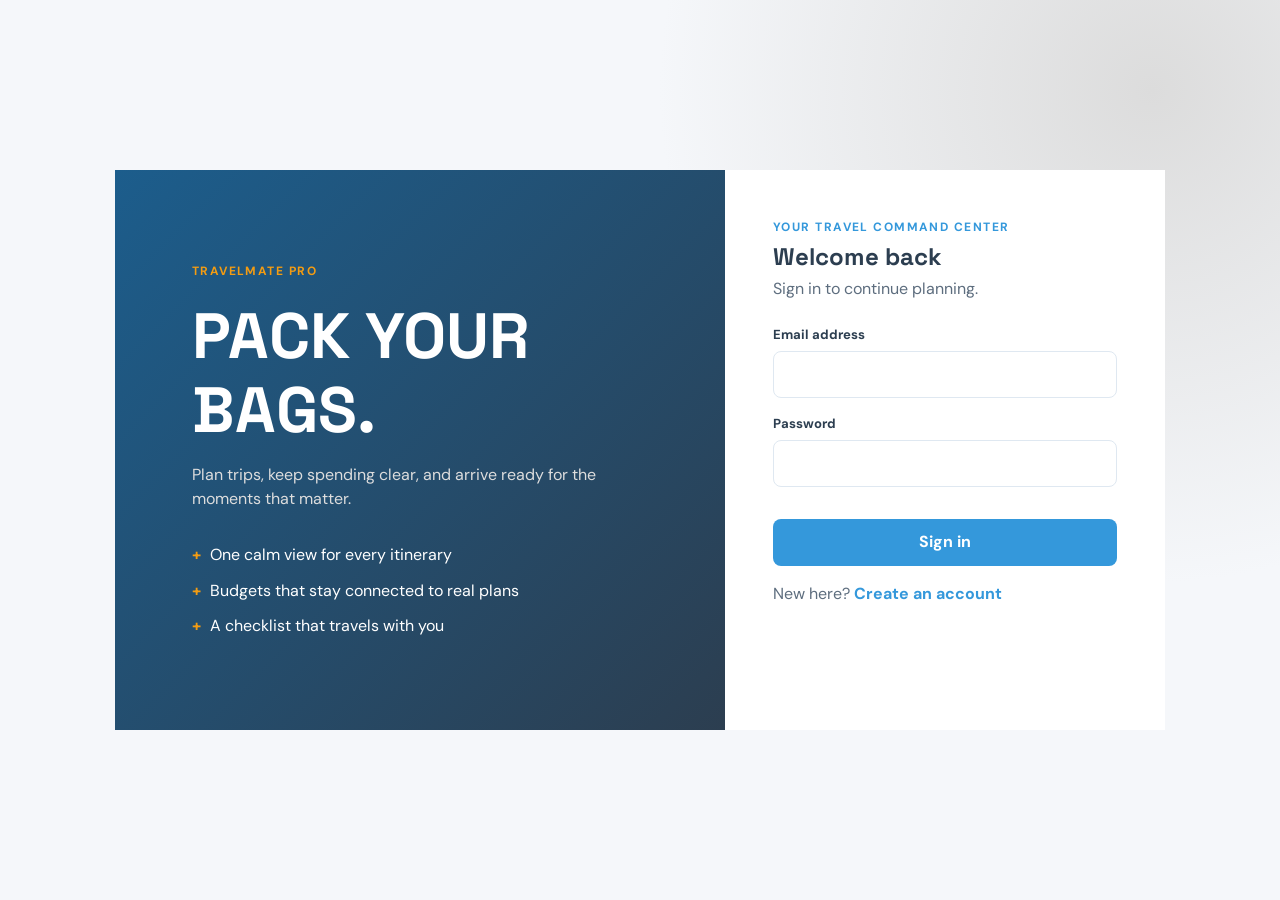
<file: index.html>
<!doctype html>
<html lang="en">
<head>
	<meta charset="utf-8">
	<meta name="viewport" content="width=device-width, initial-scale=1">
	<meta http-equiv="refresh" content="0; url=SmartTravelPlanner/index.html">
	<title>TravelMate Pro</title>
</head>
<body>
	<p>Opening TravelMate Pro...</p>
	<p><a href="SmartTravelPlanner/index.html">Open TravelMate Pro</a></p>
</body>
</html>
</file>
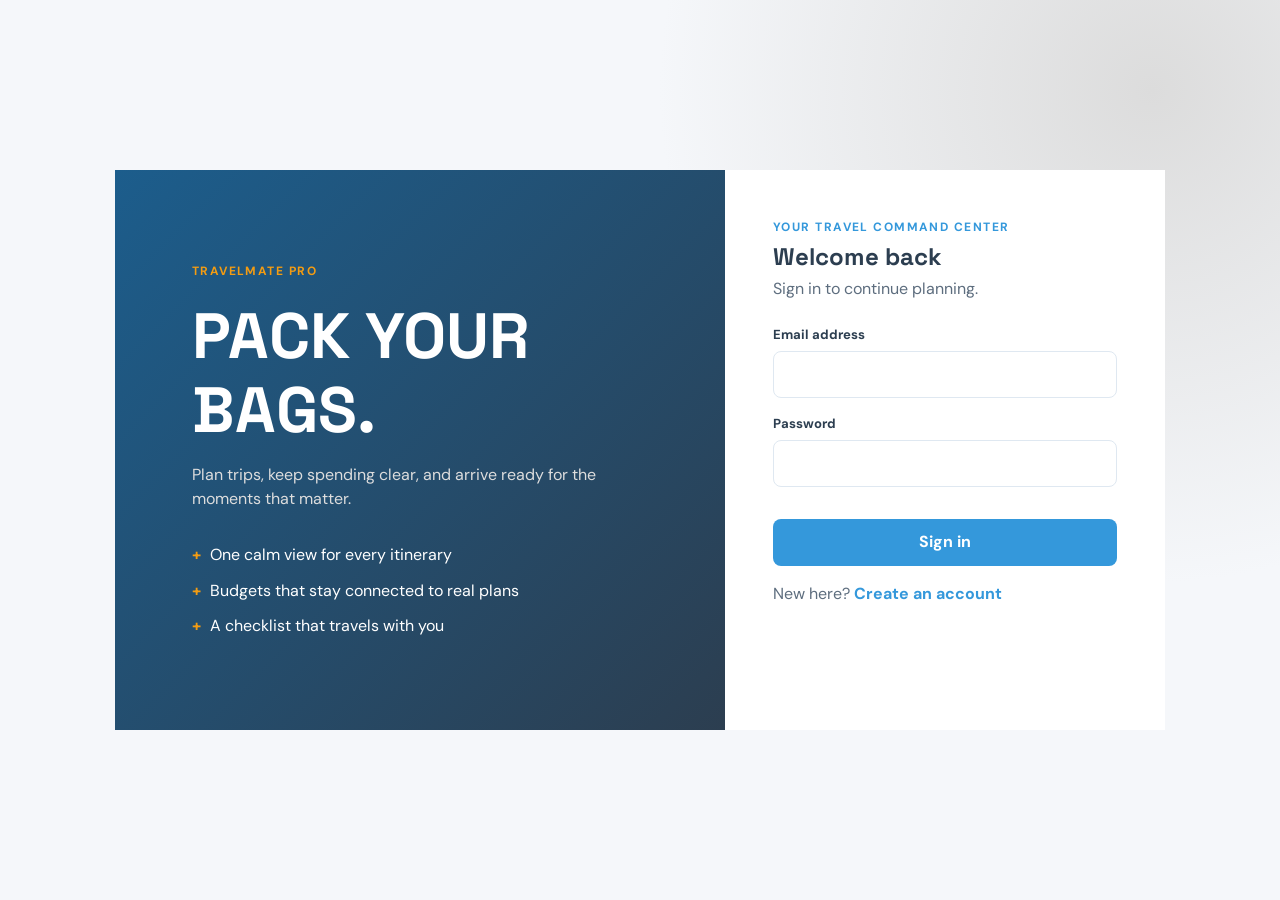
<file: SmartTravelPlanner/index.html>
<!doctype html>
<html lang="en">
<head>
	<meta charset="utf-8">
	<meta name="viewport" content="width=device-width, initial-scale=1">
	<meta name="description" content="TravelMate Pro trip planning and travel budget dashboard">
	<title>TravelMate Pro | Plan with purpose</title>
	<link rel="stylesheet" href="css/style.css">
</head>
<body class="auth-page">
	<main class="auth-layout">
		<section class="auth-intro" aria-labelledby="intro-title">
			<div class="eyebrow" style="color:#f39c12">TravelMate Pro</div>
			<h1 id="intro-title">PACK YOUR BAGS.</h1>
			<p>Plan trips, keep spending clear, and arrive ready for the moments that matter.</p>
			<ul class="auth-points"><li>One calm view for every itinerary</li><li>Budgets that stay connected to real plans</li><li>A checklist that travels with you</li></ul>
		</section>
		<section class="auth-card" aria-labelledby="welcome-title">
			<div class="eyebrow">Your travel command center</div>
			<h2 id="welcome-title">Welcome back</h2>
			<p class="muted">Sign in to continue planning.</p>
			<form id="login-form">
				<div class="field"><label for="login-email">Email address</label><input id="login-email" name="email" type="email" autocomplete="email" required></div>
				<div class="field"><label for="login-password">Password</label><input id="login-password" name="password" type="password" autocomplete="current-password" minlength="6" required></div>
				<div id="login-message" role="alert"></div>
				<button class="button button-primary" type="submit">Sign in</button>
			</form>
			<p class="form-note muted" style="margin-top:1rem">New here? <a class="auth-link" href="pages/register.html">Create an account</a></p>
		</section>
	</main>
	<script src="js/app.js"></script><script src="js/auth.js"></script>
</body>
</html>
</file>
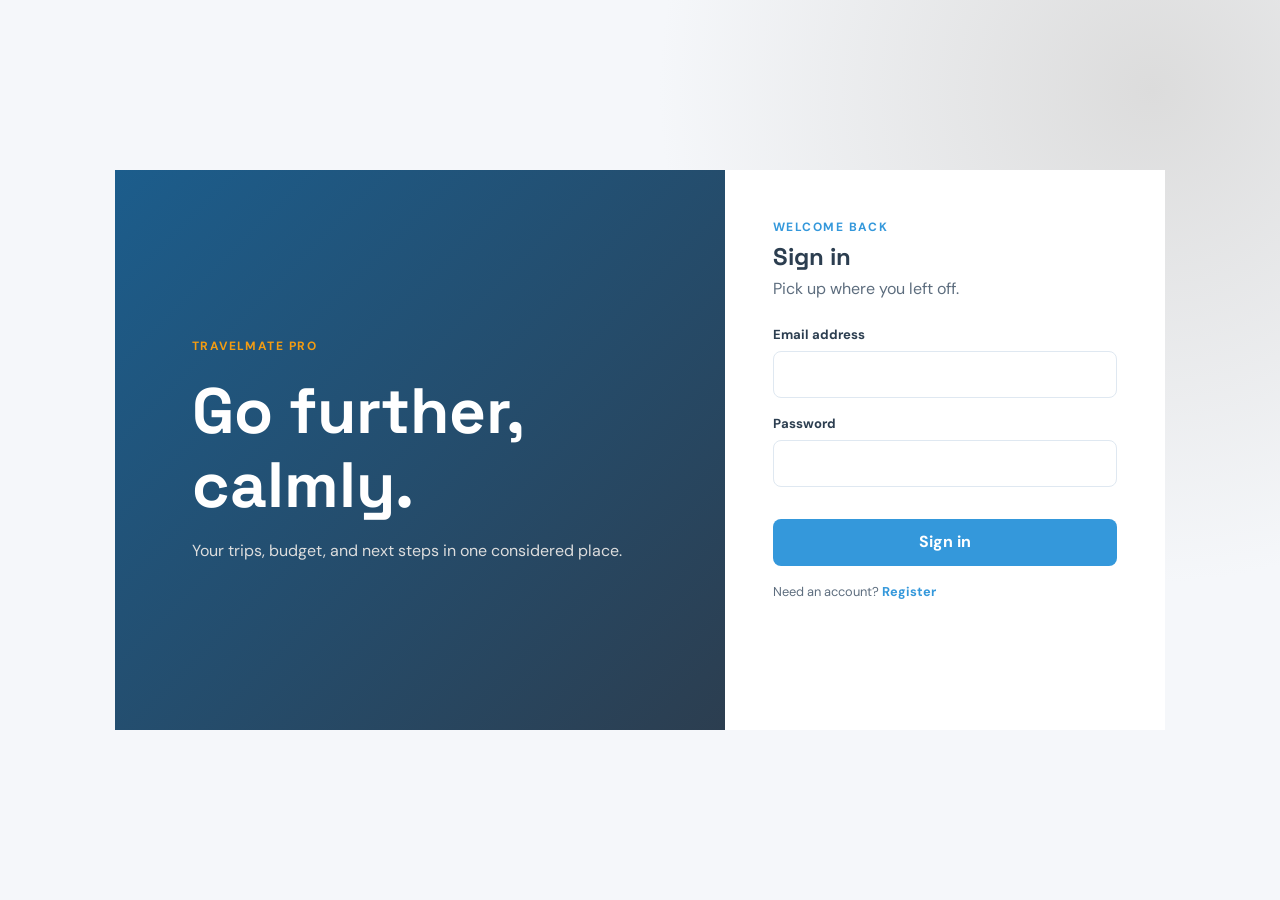
<file: SmartTravelPlanner/pages/checklist.html>
<!doctype html>
<html lang="en"><head><meta charset="utf-8"><meta name="viewport" content="width=device-width, initial-scale=1"><title>Checklist | TravelMate Pro</title><link rel="stylesheet" href="../css/style.css"></head>
<body><div class="app-shell"><aside class="sidebar"><a class="brand" href="dashboard.html"><b class="brand-mark">T</b><div><strong>TravelMate</strong><span>Plan with purpose</span></div></a><nav aria-label="Primary navigation"><ul class="nav-list"><li><a class="nav-link" href="dashboard.html">⌂ Dashboard</a></li><li><a class="nav-link" href="trips.html">✦ Trips</a></li><li><a class="nav-link" href="expenses.html">₹ Expenses</a></li><li><a class="nav-link" href="checklist.html">✓ Checklist</a></li><li><a class="nav-link" href="reports.html">◒ Reports</a></li><li><a class="nav-link" href="profile.html">○ Profile</a></li></ul></nav><div class="sidebar-footer"><div class="user-mini"><span class="avatar" data-user-initials>T</span><div><strong data-user-name>Traveler</strong><small data-user-email></small></div></div><button class="button button-secondary button-small" data-logout style="margin-top:1rem;width:100%">Log out</button></div></aside><main class="main-content"><header class="topbar"><div><button class="menu-button" data-menu-toggle aria-label="Open navigation">☰</button><div class="eyebrow">Before you go</div><h1>Checklist</h1></div><div class="top-actions"><button class="icon-button" data-theme-toggle aria-label="Toggle dark mode">◐</button></div></header><section class="grid content-grid"><article class="card"><div class="section-heading"><div><h2>Travel checklist</h2><p class="muted">Turn preparation into a lighter lift.</p></div><span class="status status-active" id="checklist-count"></span></div><form id="checklist-form" class="search-row"><label class="field" style="flex:1"><span class="visually-hidden">New checklist item</span><input id="checklist-item" name="item" placeholder="Add a new item..." required></label><button class="button button-primary" type="submit">Add item</button></form><ul class="list" id="checklist-list"></ul></article><article class="card"><h2>Helpful rhythm</h2><p class="muted" style="margin-top:.6rem">Add the practical things first, then one small detail that will make the trip feel like yours.</p><div id="checklist-meter" style="margin-top:1.5rem"></div></article></section></main></div><script src="../js/app.js"></script><script src="../js/checklist.js"></script></body></html>
</file>
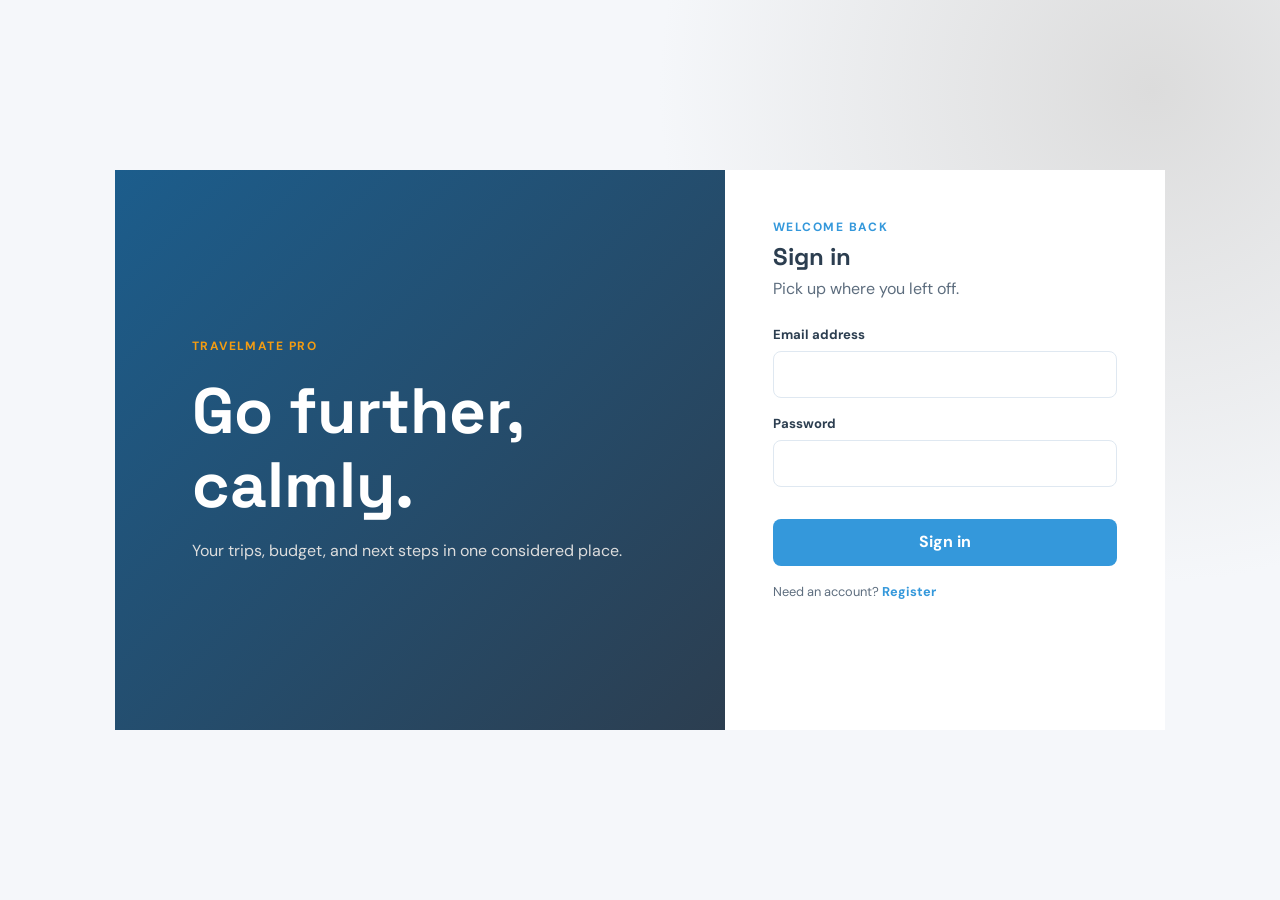
<file: SmartTravelPlanner/pages/dashboard.html>
<!doctype html>
<html lang="en"><head><meta charset="utf-8"><meta name="viewport" content="width=device-width, initial-scale=1"><title>Dashboard | TravelMate Pro</title><link rel="stylesheet" href="../css/style.css"><link rel="stylesheet" href="../css/dashboard.css"></head>
<body><div class="app-shell"><aside class="sidebar"><a class="brand" href="dashboard.html"><b class="brand-mark">T</b><div><strong>TravelMate</strong><span>Plan with purpose</span></div></a><nav aria-label="Primary navigation"><ul class="nav-list"><li><a class="nav-link" href="dashboard.html"><span class="nav-icon">⌂</span>Dashboard</a></li><li><a class="nav-link" href="trips.html"><span class="nav-icon">✦</span>Trips</a></li><li><a class="nav-link" href="expenses.html"><span class="nav-icon">₹</span>Expenses</a></li><li><a class="nav-link" href="checklist.html"><span class="nav-icon">✓</span>Checklist</a></li><li><a class="nav-link" href="reports.html"><span class="nav-icon">◒</span>Reports</a></li><li><a class="nav-link" href="profile.html"><span class="nav-icon">○</span>Profile</a></li></ul></nav><div class="sidebar-footer"><div class="user-mini"><span class="avatar" data-user-initials>T</span><div><strong data-user-name>Traveler</strong><small data-user-email></small></div></div><button class="button button-secondary button-small" data-logout style="margin-top:1rem;width:100%">Log out</button></div></aside><main class="main-content"><header class="topbar"><div><button class="menu-button" data-menu-toggle aria-label="Open navigation">☰</button><div class="eyebrow">Overview</div><h1>Good morning, <span data-user-name>Traveler</span>.</h1></div><div class="top-actions"><button class="icon-button" data-theme-toggle aria-label="Toggle dark mode">◐</button><a class="button button-primary" href="trips.html#trip-form">+ New trip</a></div></header><section class="card welcome-card" style="margin-bottom:1rem"><h2>Make the next plan a good one.</h2><p>Keep the details close, then leave room for the unexpected.</p><a class="button" href="trips.html#trip-form">Plan a trip</a></section><section class="grid stats-grid" id="dashboard-stats"></section><section class="grid content-grid"><article class="card"><div class="section-heading"><h2>Upcoming trips</h2><a class="auth-link" href="trips.html">View all</a></div><div id="upcoming-trips"></div></article><article class="card"><div class="section-heading"><h2>Checklist progress</h2><a class="auth-link" href="checklist.html">Open list</a></div><div id="checklist-progress"></div></article></section></main></div><script src="../js/app.js"></script><script src="../js/dashboard.js"></script></body></html>
</file>
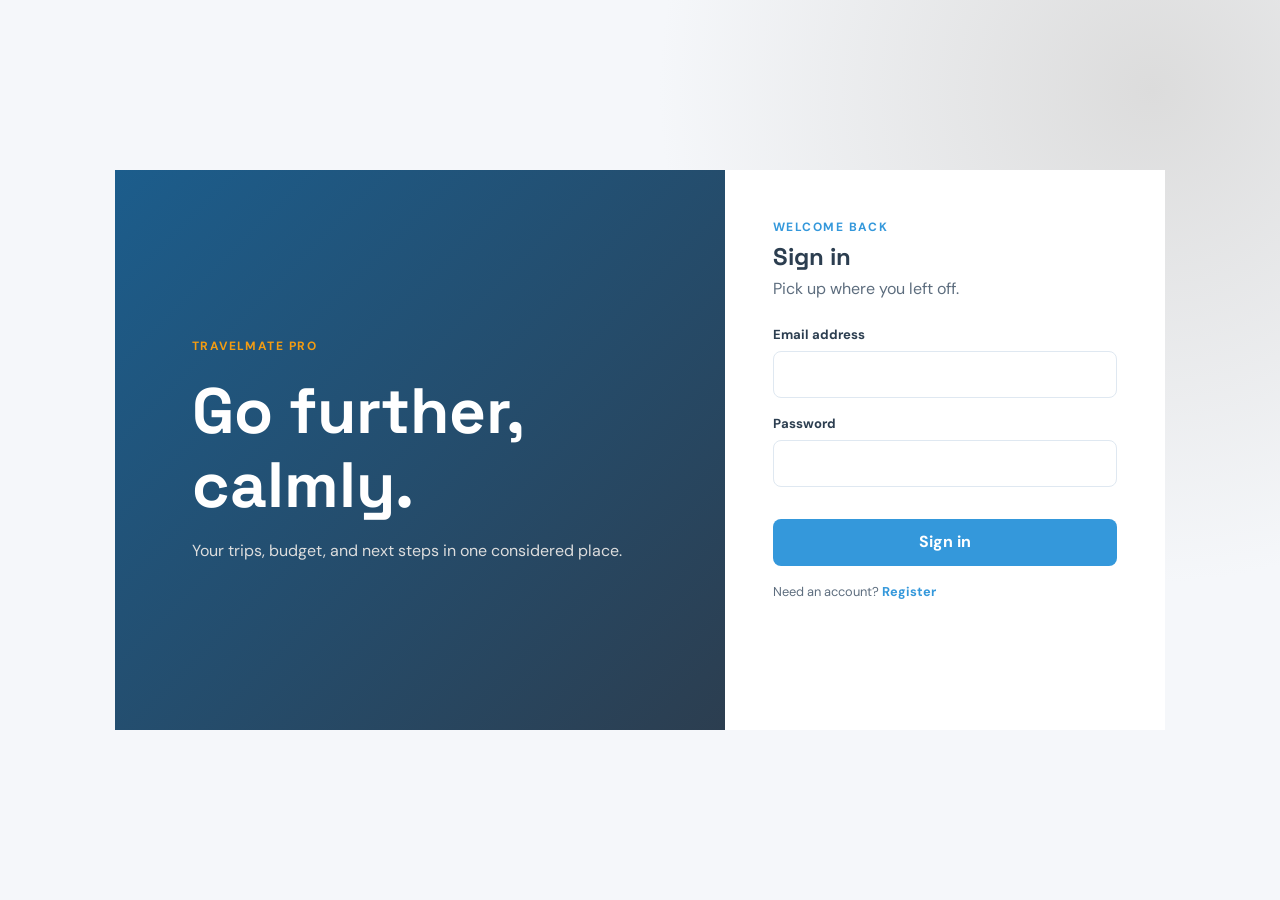
<file: SmartTravelPlanner/pages/expenses.html>
<!doctype html>
<html lang="en"><head><meta charset="utf-8"><meta name="viewport" content="width=device-width, initial-scale=1"><title>Expenses | TravelMate Pro</title><link rel="stylesheet" href="../css/style.css"><link rel="stylesheet" href="../css/expenses.css"></head>
<body><div class="app-shell"><aside class="sidebar"><a class="brand" href="dashboard.html"><b class="brand-mark">T</b><div><strong>TravelMate</strong><span>Plan with purpose</span></div></a><nav aria-label="Primary navigation"><ul class="nav-list"><li><a class="nav-link" href="dashboard.html">⌂ Dashboard</a></li><li><a class="nav-link" href="trips.html">✦ Trips</a></li><li><a class="nav-link" href="expenses.html">₹ Expenses</a></li><li><a class="nav-link" href="checklist.html">✓ Checklist</a></li><li><a class="nav-link" href="reports.html">◒ Reports</a></li><li><a class="nav-link" href="profile.html">○ Profile</a></li></ul></nav><div class="sidebar-footer"><div class="user-mini"><span class="avatar" data-user-initials>T</span><div><strong data-user-name>Traveler</strong><small data-user-email></small></div></div><button class="button button-secondary button-small" data-logout style="margin-top:1rem;width:100%">Log out</button></div></aside><main class="main-content"><header class="topbar"><div><button class="menu-button" data-menu-toggle aria-label="Open navigation">☰</button><div class="eyebrow">Keep it clear</div><h1>Expenses</h1></div><div class="top-actions"><button class="icon-button" data-theme-toggle aria-label="Toggle dark mode">◐</button></div></header><section class="grid stats-grid" id="expense-summary"></section><section class="grid content-grid"><article class="card" id="expense-form-card"><div class="section-heading"><div><h2 id="expense-form-title">Add expense</h2><p class="muted">A small record now makes the final report honest.</p></div></div><form class="form-grid" id="expense-editor"><input type="hidden" name="id"><div class="field field-full"><label for="expense-title">Title</label><input id="expense-title" name="title" required></div><div class="field"><label for="expense-amount">Amount (INR)</label><input id="expense-amount" name="amount" type="number" min="0.01" step="0.01" required></div><div class="field"><label for="expense-category">Category</label><select id="expense-category" name="category"><option>Accommodation</option><option>Transportation</option><option>Food</option><option>Activities</option><option>Other</option></select></div><div class="field"><label for="expense-date">Date</label><input id="expense-date" name="date" type="date" required></div><div class="field"><label for="expense-trip">Trip</label><select id="expense-trip" name="tripId" required></select></div><div class="form-actions field-full"><button class="button button-secondary" type="reset">Clear</button><button class="button button-primary" type="submit">Save expense</button></div></form></article><article class="card"><div class="section-heading"><h2>Spending by category</h2></div><div id="category-summary"></div></article></section><section class="card" style="margin-top:1rem"><div class="section-heading"><h2>Expense history</h2><select id="expense-filter" style="max-width:180px" aria-label="Filter expenses by trip"><option value="all">All trips</option></select></div><div class="table-wrap"><table><thead><tr><th>Expense</th><th>Category</th><th>Date</th><th>Trip</th><th>Amount</th><th>Actions</th></tr></thead><tbody id="expense-list"></tbody></table></div></section></main></div><script src="../js/app.js"></script><script src="../js/expenses.js"></script></body></html>
</file>
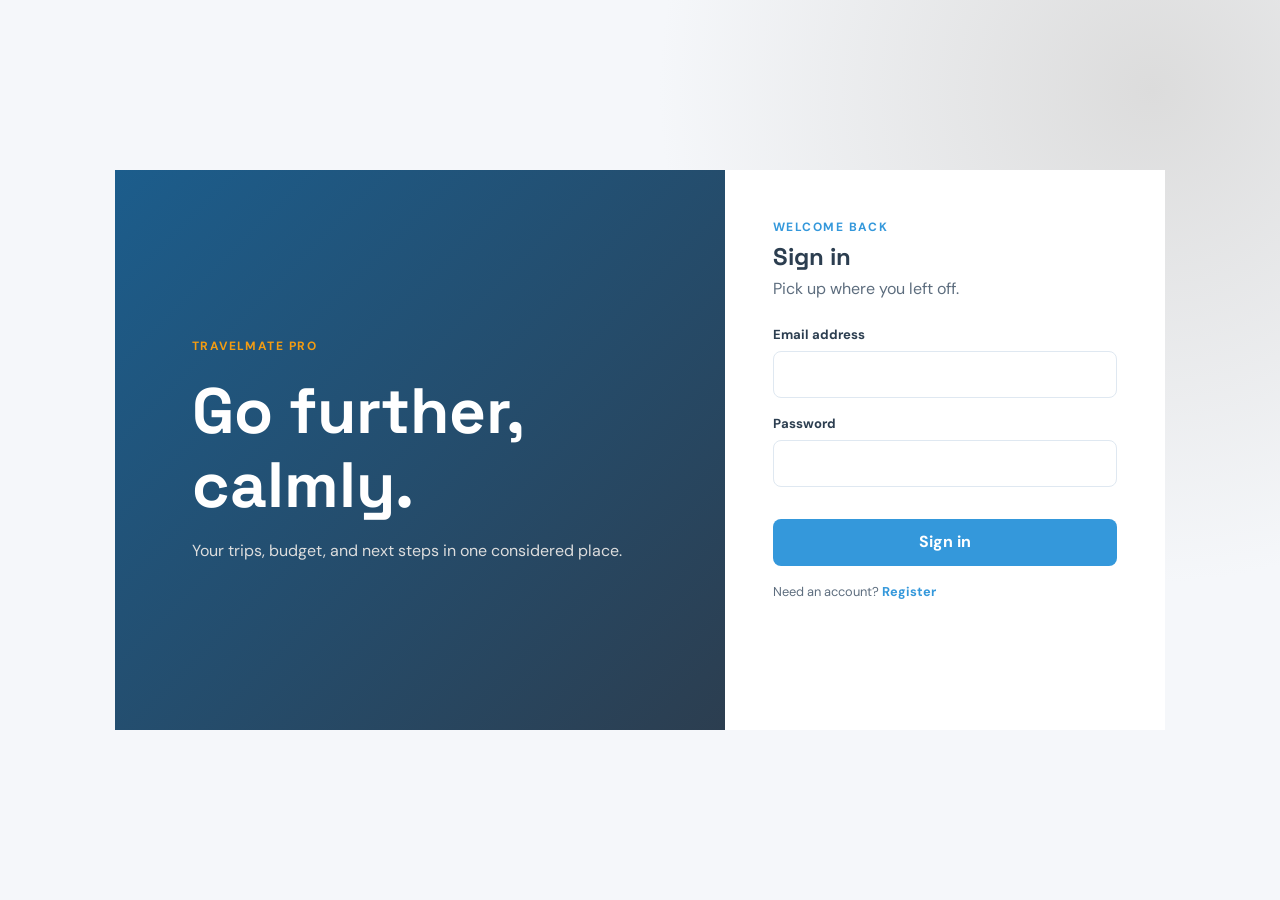
<file: SmartTravelPlanner/pages/login.html>
<!doctype html>
<html lang="en">
<head><meta charset="utf-8"><meta name="viewport" content="width=device-width, initial-scale=1"><title>Sign in | TravelMate Pro</title><link rel="stylesheet" href="../css/style.css"><link rel="stylesheet" href="../css/auth.css"></head>
<body class="auth-page">
	<main class="auth-layout">
		<section class="auth-intro"><div class="eyebrow" style="color:#f39c12">TravelMate Pro</div><h1>Go further, calmly.</h1><p>Your trips, budget, and next steps in one considered place.</p></section>
		<section class="auth-card" aria-labelledby="login-title"><div class="eyebrow">Welcome back</div><h2 id="login-title">Sign in</h2><p class="muted">Pick up where you left off.</p><form id="login-form"><div class="field"><label for="login-email">Email address</label><input id="login-email" name="email" type="email" autocomplete="email" required></div><div class="field"><label for="login-password">Password</label><input id="login-password" name="password" type="password" autocomplete="current-password" minlength="6" required></div><div id="login-message" role="alert"></div><button class="button button-primary" type="submit">Sign in</button></form><p class="form-note muted" style="margin-top:1rem">Need an account? <a class="auth-link" href="register.html">Register</a></p></section>
	</main><script src="../js/app.js"></script><script src="../js/auth.js"></script>
</body></html>
</file>
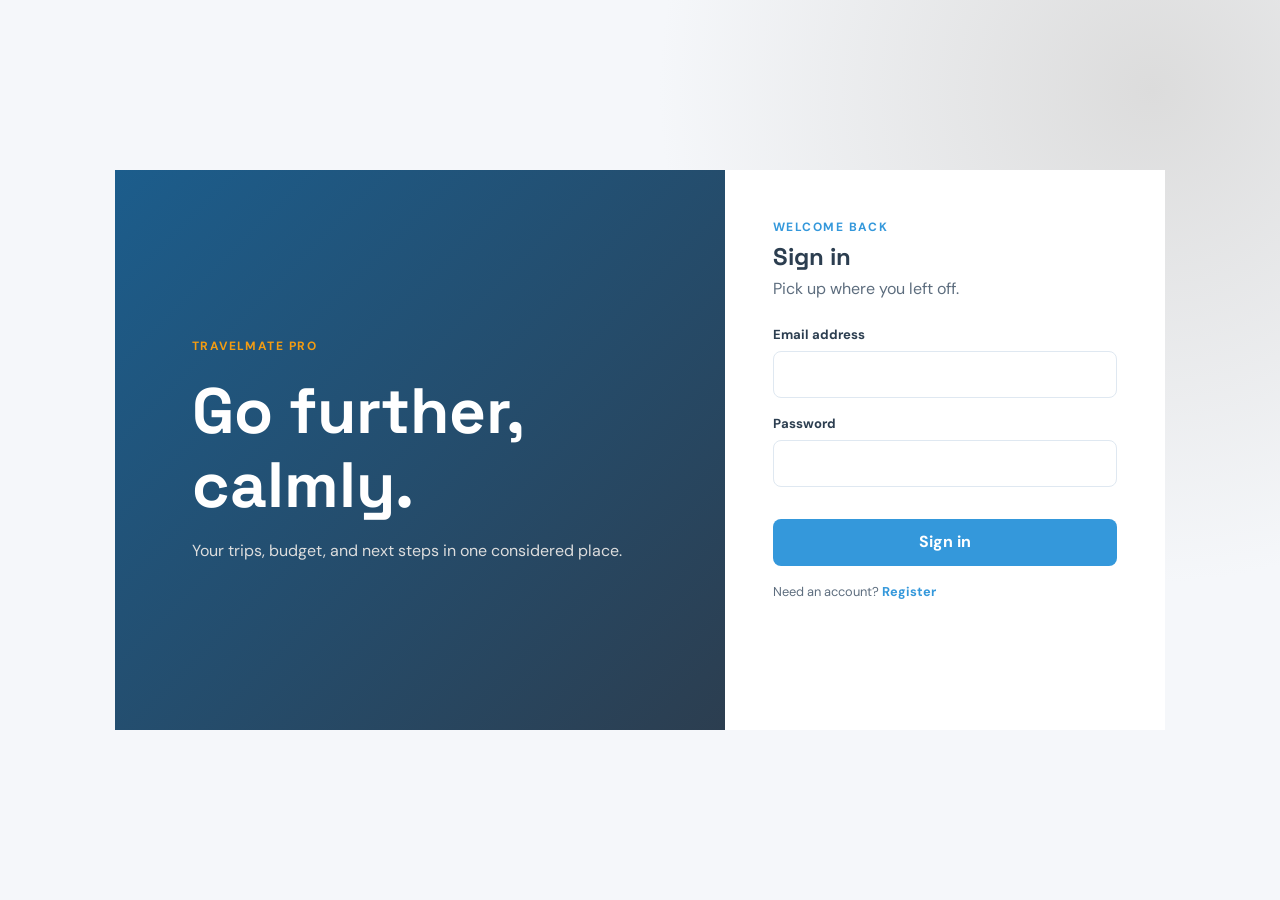
<file: SmartTravelPlanner/pages/profile.html>
<!doctype html>
<html lang="en">
<head>
	<meta charset="utf-8">
	<meta name="viewport" content="width=device-width, initial-scale=1">
	<title>Profile | TravelMate Pro</title>
	<link rel="stylesheet" href="../css/style.css">
</head>
<body>
	<div class="app-shell">
		<aside class="sidebar">
			<a class="brand" href="dashboard.html"><b class="brand-mark">T</b><div><strong>TravelMate</strong><span>Plan with purpose</span></div></a>
			<nav aria-label="Primary navigation"><ul class="nav-list"><li><a class="nav-link" href="dashboard.html">⌂ Dashboard</a></li><li><a class="nav-link" href="trips.html">✦ Trips</a></li><li><a class="nav-link" href="expenses.html">₹ Expenses</a></li><li><a class="nav-link" href="checklist.html">✓ Checklist</a></li><li><a class="nav-link" href="reports.html">◒ Reports</a></li><li><a class="nav-link" href="profile.html">○ Profile</a></li></ul></nav>
			<div class="sidebar-footer"><div class="user-mini"><span class="avatar" data-user-initials>T</span><div><strong data-user-name>Traveler</strong><small data-user-email></small></div></div><button class="button button-secondary button-small" data-logout style="margin-top:1rem;width:100%">Log out</button></div>
		</aside>
		<main class="main-content">
			<header class="topbar"><div><button class="menu-button" data-menu-toggle aria-label="Open navigation">☰</button><div class="eyebrow">Your details</div><h1>Profile</h1></div><div class="top-actions"><button class="icon-button" data-theme-toggle aria-label="Toggle dark mode">◐</button></div></header>
			<section class="card" style="max-width:780px">
				<div class="section-heading"><div><h2>Personal profile</h2><p class="muted">Keep your account and travel preferences current.</p></div><span class="avatar" data-user-initials>T</span></div>
				<form id="profile-form" class="form-grid">
					<div class="field"><label for="profile-name">Full name</label><input id="profile-name" name="name" autocomplete="name" required></div>
					<div class="field"><label for="profile-email">Email address</label><input id="profile-email" name="email" type="email" autocomplete="email" required></div>
					<div class="field field-full"><label for="profile-address">Address</label><textarea id="profile-address" name="address" autocomplete="street-address" required></textarea></div>
					<div class="field"><label for="profile-state">State</label><select id="profile-state" name="state" required>
						<option value="">Select your state</option><option>Andhra Pradesh</option><option>Arunachal Pradesh</option><option>Assam</option><option>Bihar</option><option>Chhattisgarh</option><option>Goa</option><option>Gujarat</option><option>Haryana</option><option>Himachal Pradesh</option><option>Jharkhand</option><option>Karnataka</option><option>Kerala</option><option>Madhya Pradesh</option><option>Maharashtra</option><option>Manipur</option><option>Meghalaya</option><option>Mizoram</option><option>Nagaland</option><option>Odisha</option><option>Punjab</option><option>Rajasthan</option><option>Sikkim</option><option>Tamil Nadu</option><option>Telangana</option><option>Tripura</option><option>Uttar Pradesh</option><option>Uttarakhand</option><option>West Bengal</option><option>Andaman and Nicobar Islands</option><option>Chandigarh</option><option>Dadra and Nagar Haveli and Daman and Diu</option><option>Delhi</option><option>Jammu and Kashmir</option><option>Ladakh</option><option>Lakshadweep</option><option>Puducherry</option>
					</select></div>
					<div class="field"><label for="profile-country">Country</label><select id="profile-country" name="country" required>
						<option value="">Select your country</option><option>India</option><option>Australia</option><option>Brazil</option><option>Canada</option><option>China</option><option>France</option><option>Germany</option><option>Italy</option><option>Japan</option><option>Malaysia</option><option>New Zealand</option><option>Singapore</option><option>South Africa</option><option>Spain</option><option>Thailand</option><option>United Arab Emirates</option><option>United Kingdom</option><option>United States</option>
					</select></div>
					<div class="field field-full"><label for="profile-preference">Travel preference</label><select id="profile-preference" name="preference" required>
						<option value="">Select your travel preference</option>
						<option value="Nature & Peace">🌿 Nature &amp; Peace - Mountains, forests, lakes, countryside, relaxation</option>
						<option value="Historical & Heritage">🏛️ Historical &amp; Heritage - Monuments, forts, palaces, ancient sites</option>
						<option value="Art & Culture">🎨 Art &amp; Culture - Museums, cultural events, local traditions</option>
						<option value="Beach & Island">🏖️ Beach &amp; Island - Coastal destinations, water activities</option>
						<option value="Adventure & Trekking">🏔️ Adventure &amp; Trekking - Hiking, camping, rafting, mountain climbing</option>
						<option value="Spiritual & Religious">🛕 Spiritual &amp; Religious - Temples, churches, mosques, pilgrimage sites</option>
						<option value="Food & Culinary">🍴 Food &amp; Culinary - Local cuisine, street food, food tours</option>
						<option value="City Exploration">🏙️ City Exploration - Urban attractions, shopping, nightlife</option>
						<option value="Photography & Scenic Views">📸 Photography &amp; Scenic Views - Landscapes, viewpoints, iconic landmarks</option>
						<option value="Wildlife & Safari">🐾 Wildlife &amp; Safari - National parks, animal reserves</option>
						<option value="Family & Entertainment">🎢 Family &amp; Entertainment - Theme parks, family-friendly attractions</option>
						<option value="Luxury & Relaxation">💎 Luxury &amp; Relaxation - Resorts, spas, premium experiences</option>
						<option value="Shopping & Markets">🛍️ Shopping &amp; Markets - Local bazaars, malls, handicrafts</option>
						<option value="Festivals & Events">🎉 Festivals &amp; Events - Cultural festivals, concerts, celebrations</option>
						<option value="Romantic Getaways">💑 Romantic Getaways - Honeymoon spots, couples experiences</option>
						<option value="Rural & Village Experience">🏕️ Rural &amp; Village Experience - Farm stays, local lifestyle experiences</option>
					</select></div>
					<div class="form-actions field-full"><button class="button button-primary" type="submit">Save profile</button></div>
				</form>
			</section>
		</main>
	</div>
	<script src="../js/app.js"></script><script src="../js/auth.js"></script>
</body>
</html>
</file>
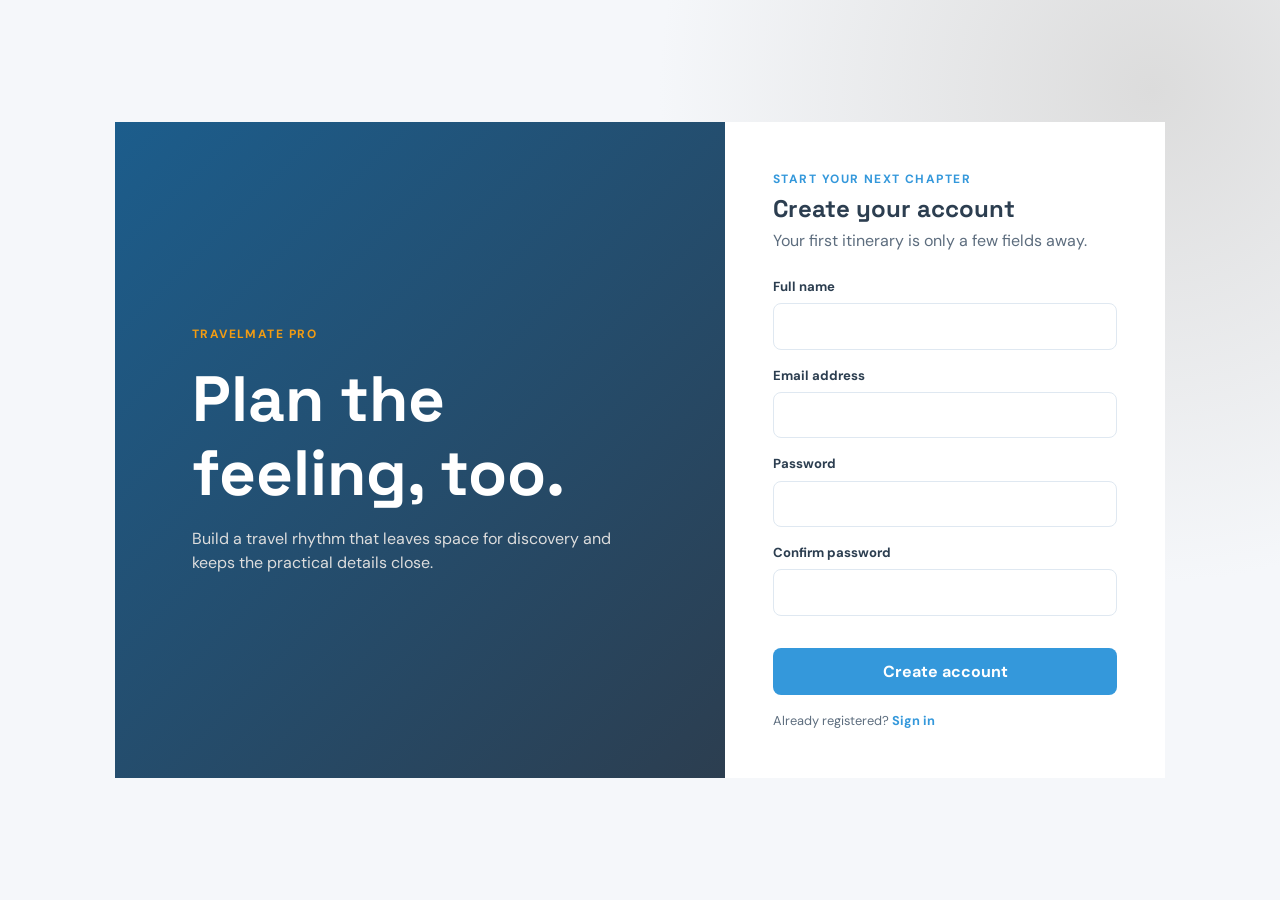
<file: SmartTravelPlanner/pages/register.html>
<!doctype html>
<html lang="en">
<head><meta charset="utf-8"><meta name="viewport" content="width=device-width, initial-scale=1"><title>Create account | TravelMate Pro</title><link rel="stylesheet" href="../css/style.css"><link rel="stylesheet" href="../css/auth.css"></head>
<body class="auth-page">
	<main class="auth-layout">
		<section class="auth-intro"><div class="eyebrow" style="color:#f39c12">TravelMate Pro</div><h1>Plan the feeling, too.</h1><p>Build a travel rhythm that leaves space for discovery and keeps the practical details close.</p></section>
		<section class="auth-card" aria-labelledby="register-title"><div class="eyebrow">Start your next chapter</div><h2 id="register-title">Create your account</h2><p class="muted">Your first itinerary is only a few fields away.</p><form id="register-form"><div class="field"><label for="register-name">Full name</label><input id="register-name" name="name" type="text" autocomplete="name" required></div><div class="field"><label for="register-email">Email address</label><input id="register-email" name="email" type="email" autocomplete="email" required></div><div class="field"><label for="register-password">Password</label><input id="register-password" name="password" type="password" autocomplete="new-password" minlength="6" required></div><div class="field"><label for="register-confirm">Confirm password</label><input id="register-confirm" name="confirm" type="password" autocomplete="new-password" minlength="6" required></div><div id="register-message" role="alert"></div><button class="button button-primary" type="submit">Create account</button></form><p class="form-note muted" style="margin-top:1rem">Already registered? <a class="auth-link" href="login.html">Sign in</a></p></section>
	</main><script src="../js/app.js"></script><script src="../js/auth.js"></script>
</body></html>
</file>
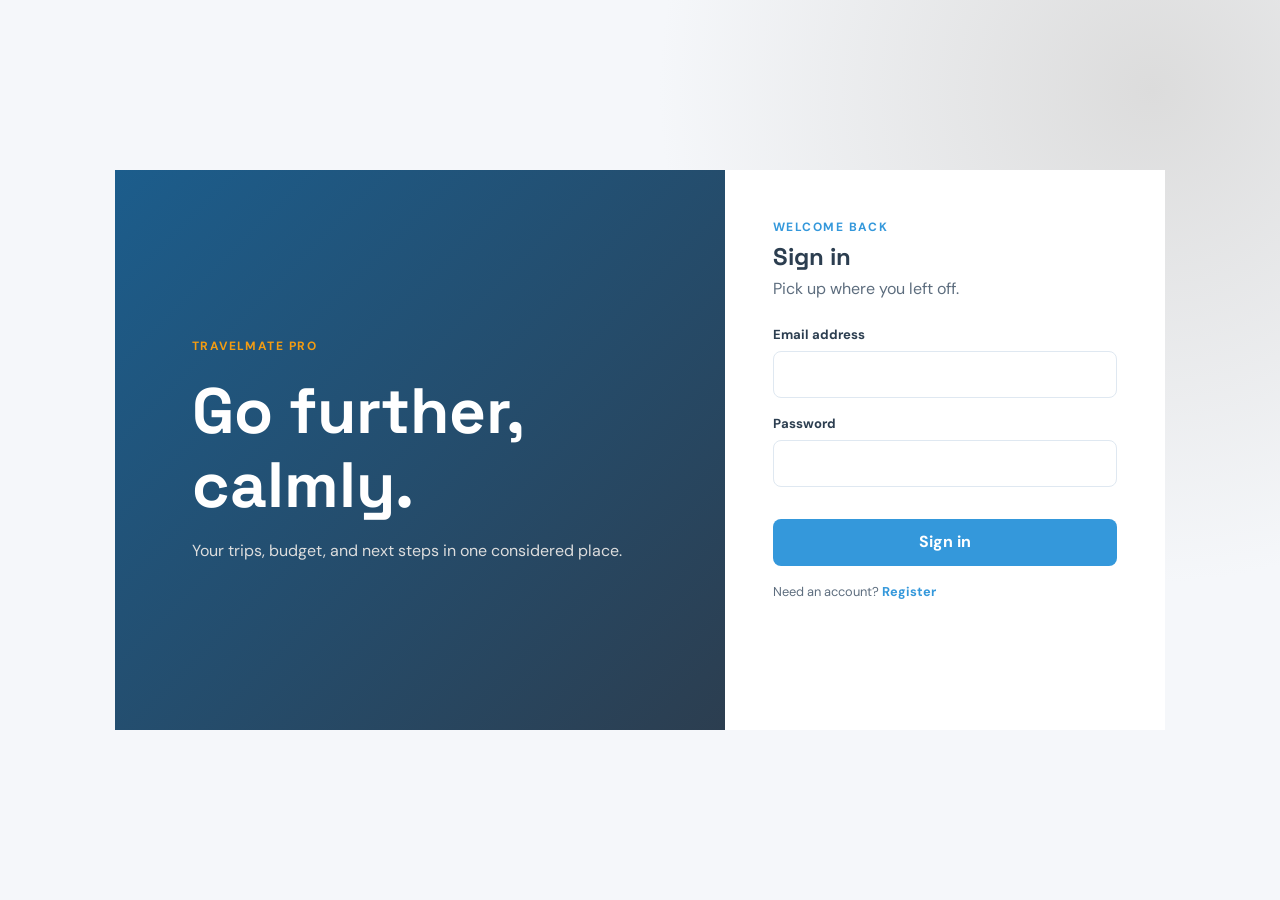
<file: SmartTravelPlanner/pages/reports.html>
<!doctype html>
<html lang="en"><head><meta charset="utf-8"><meta name="viewport" content="width=device-width, initial-scale=1"><title>Reports | TravelMate Pro</title><link rel="stylesheet" href="../css/style.css"><link rel="stylesheet" href="../css/reports.css"></head>
<body><div class="app-shell"><aside class="sidebar"><a class="brand" href="dashboard.html"><b class="brand-mark">T</b><div><strong>TravelMate</strong><span>Plan with purpose</span></div></a><nav aria-label="Primary navigation"><ul class="nav-list"><li><a class="nav-link" href="dashboard.html">⌂ Dashboard</a></li><li><a class="nav-link" href="trips.html">✦ Trips</a></li><li><a class="nav-link" href="expenses.html">₹ Expenses</a></li><li><a class="nav-link" href="checklist.html">✓ Checklist</a></li><li><a class="nav-link" href="reports.html">◒ Reports</a></li><li><a class="nav-link" href="profile.html">○ Profile</a></li></ul></nav><div class="sidebar-footer"><div class="user-mini"><span class="avatar" data-user-initials>T</span><div><strong data-user-name>Traveler</strong><small data-user-email></small></div></div><button class="button button-secondary button-small" data-logout style="margin-top:1rem;width:100%">Log out</button></div></aside><main class="main-content"><header class="topbar"><div><button class="menu-button" data-menu-toggle aria-label="Open navigation">☰</button><div class="eyebrow">See the shape of it</div><h1>Reports</h1></div><div class="top-actions"><button class="icon-button" data-theme-toggle aria-label="Toggle dark mode">◐</button></div></header><section class="grid stats-grid" id="report-stats"></section><section class="grid content-grid"><article class="card"><div class="section-heading"><div><h2>Monthly spending</h2><p class="muted">The last six months of recorded expenses.</p></div></div><div class="report-bar" id="monthly-chart"></div></article><article class="card"><div class="section-heading"><h2>Budget utilization</h2></div><div id="budget-report"></div></article></section><section class="card" style="margin-top:1rem"><div class="section-heading"><h2>Trip performance</h2></div><div class="table-wrap"><table><thead><tr><th>Destination</th><th>Budget</th><th>Spent</th><th>Remaining</th><th>Use</th></tr></thead><tbody id="trip-report"></tbody></table></div></section></main></div><script src="../js/app.js"></script><script src="../js/reports.js"></script></body></html>
</file>
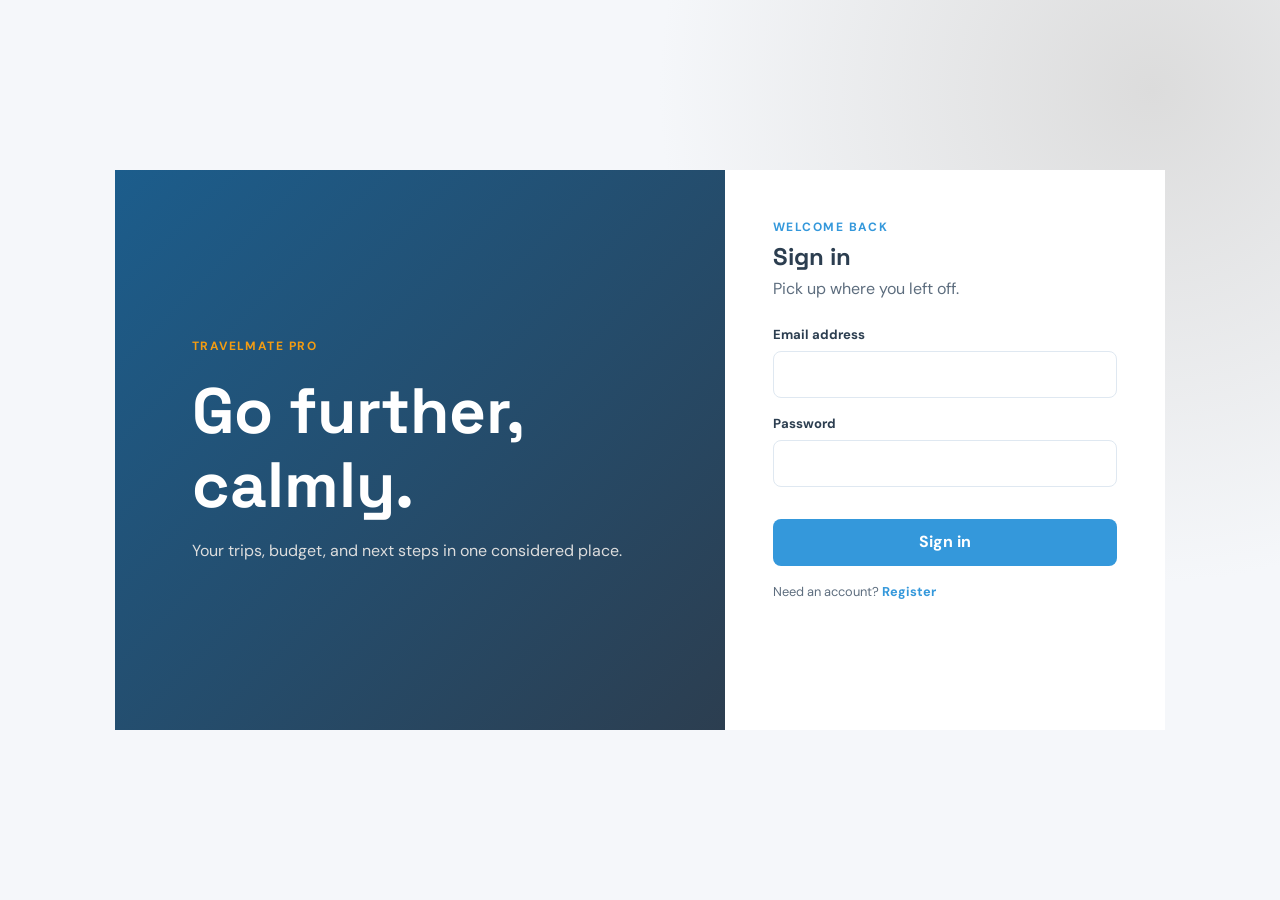
<file: SmartTravelPlanner/pages/trips.html>
<!doctype html>
<html lang="en"><head><meta charset="utf-8"><meta name="viewport" content="width=device-width, initial-scale=1"><title>Trips | TravelMate Pro</title><link rel="stylesheet" href="../css/style.css"><link rel="stylesheet" href="../css/trips.css"></head>
<body><div class="app-shell"><aside class="sidebar"><a class="brand" href="dashboard.html"><b class="brand-mark">T</b><div><strong>TravelMate</strong><span>Plan with purpose</span></div></a><nav aria-label="Primary navigation"><ul class="nav-list"><li><a class="nav-link" href="dashboard.html">⌂ Dashboard</a></li><li><a class="nav-link" href="trips.html">✦ Trips</a></li><li><a class="nav-link" href="expenses.html">₹ Expenses</a></li><li><a class="nav-link" href="checklist.html">✓ Checklist</a></li><li><a class="nav-link" href="reports.html">◒ Reports</a></li><li><a class="nav-link" href="profile.html">○ Profile</a></li></ul></nav><div class="sidebar-footer"><div class="user-mini"><span class="avatar" data-user-initials>T</span><div><strong data-user-name>Traveler</strong><small data-user-email></small></div></div><button class="button button-secondary button-small" data-logout style="margin-top:1rem;width:100%">Log out</button></div></aside><main class="main-content"><header class="topbar"><div><button class="menu-button" data-menu-toggle aria-label="Open navigation">☰</button><div class="eyebrow">Your journeys</div><h1>Trips</h1></div><div class="top-actions"><button class="icon-button" data-theme-toggle aria-label="Toggle dark mode">◐</button><a class="button button-primary" href="#trip-form">+ New trip</a></div></header><section class="card" id="trip-form" style="margin-bottom:1rem"><div class="section-heading"><div><h2 id="trip-form-title">Plan a new trip</h2><p class="muted">Capture the essentials now; refine them later.</p></div></div><form class="form-grid" id="trip-editor"><input type="hidden" name="id"><div class="field field-full"><label for="destination">Destination</label><input id="destination" name="destination" placeholder="e.g. Lisbon, Portugal" required></div><div class="field"><label for="start-date">Start date</label><input id="start-date" name="startDate" type="date" required></div><div class="field"><label for="end-date">End date</label><input id="end-date" name="endDate" type="date" required></div><div class="field"><label for="budget">Budget (INR)</label><input id="budget" name="budget" type="number" min="0" step="0.01" required></div><div class="field"><label for="hotel">Hotel</label><input id="hotel" name="hotel" placeholder="Optional"></div><div class="field"><label for="transportation">Transportation</label><input id="transportation" name="transportation" placeholder="Flight, rail, car..."></div><div class="field field-full"><label for="notes">Notes</label><textarea id="notes" name="notes" placeholder="What should you remember?"></textarea></div><div class="form-actions field-full"><button class="button button-secondary" type="reset" id="trip-cancel">Clear</button><button class="button button-primary" type="submit">Save trip</button></div></form></section><section class="card"><div class="search-row"><div><h2>All trips</h2><p class="muted" id="trip-count"></p></div><input id="trip-search" type="search" placeholder="Search destinations" aria-label="Search destinations"></div><div id="trip-list" class="grid"></div></section></main></div><script src="../js/app.js"></script><script src="../js/trips.js"></script></body></html>
</file>
<file: SmartTravelPlanner/css/style.css>
@import url('https://fonts.googleapis.com/css2?family=DM+Sans:wght@400;500;600;700&family=Space+Grotesk:wght@500;600;700&display=swap');

:root {
	--primary: #3498db;
	--primary-dark: #217dbb;
	--secondary: #2ecc71;
	--accent: #f39c12;
	--danger: #e74c3c;
	--background: #f5f7fa;
	--surface: #ffffff;
	--surface-muted: #edf2f7;
	--text: #2c3e50;
	--text-muted: #5d6d7e;
	--border: #dfe8f1;
	--shadow: 0 18px 45px rgba(52, 152, 219, 0.12);
	--radius: 14px;
}

[data-theme="dark"] {
	--background: #102338;
	--surface: #18334d;
	--surface-muted: #234a68;
	--text: #eaf3ff;
	--text-muted: #bfd4ef;
	--border: #2d567d;
	--shadow: 0 18px 45px rgba(9, 18, 30, 0.35);
}

* { box-sizing: border-box; }
html { scroll-behavior: smooth; }
body {
	margin: 0;
	min-width: 320px;
	background: var(--background);
	color: var(--text);
	font-family: "DM Sans", sans-serif;
	line-height: 1.5;
}
a { color: inherit; text-decoration: none; }
button, input, select, textarea { font: inherit; }
button { cursor: pointer; }
h1, h2, h3, h4 { margin: 0; font-family: "Space Grotesk", sans-serif; line-height: 1.15; }
p { margin: 0; }

.app-shell { display: flex; min-height: 100vh; }
.sidebar {
	background: linear-gradient(180deg, #2c3e50 0%, #1e2e3d 100%);
	color: #fff;
	display: flex;
	flex-direction: column;
	padding: 1.25rem;
	position: fixed;
	inset: 0 auto 0 0;
	width: 250px;
	z-index: 10;
}
.brand { align-items: center; display: flex; gap: .7rem; margin-bottom: 2.25rem; }
.brand-mark { align-items: center; background: var(--accent); border-radius: 10px; color: #2d2d2d; display: flex; font-weight: 700; height: 38px; justify-content: center; width: 38px; }
.brand strong { font-family: "Space Grotesk", sans-serif; font-size: 1.1rem; }
.brand span { color: #d0d0d0; display: block; font-size: .72rem; }
.nav-list { display: grid; gap: .45rem; list-style: none; margin: 0; padding: 0; }
.nav-link { align-items: center; border-radius: 9px; color: #d8d8d8; display: flex; gap: .75rem; padding: .72rem .8rem; transition: background .2s, color .2s; }
.nav-link:hover, .nav-link.active { background: rgba(52, 152, 219, 0.18); color: #fff; }
.nav-icon { font-size: 1.05rem; width: 1.2rem; }
.sidebar-footer { border-top: 1px solid #5f5f5f; margin-top: auto; padding-top: 1rem; }
.user-mini { align-items: center; display: flex; gap: .65rem; }
.avatar { align-items: center; background: var(--accent); border-radius: 50%; color: #2d2d2d; display: inline-flex; font-weight: 700; height: 34px; justify-content: center; width: 34px; }
.user-mini small { color: #d0d0d0; display: block; }
.main-content { margin-left: 250px; padding: 1.5rem clamp(1rem, 3vw, 3rem); width: calc(100% - 250px); }
.topbar { align-items: center; display: flex; gap: 1rem; justify-content: space-between; margin-bottom: 2rem; }
.topbar h1 { font-size: clamp(1.55rem, 3vw, 2.15rem); }
.eyebrow { color: var(--primary); font-size: .75rem; font-weight: 700; letter-spacing: .12em; margin-bottom: .45rem; text-transform: uppercase; }
.top-actions { align-items: center; display: flex; gap: .6rem; }
.icon-button, .menu-button { background: var(--surface); border: 1px solid var(--border); border-radius: 9px; color: var(--text); height: 40px; width: 40px; }
.menu-button { display: none; }
.button { border: 0; border-radius: 8px; display: inline-flex; align-items: center; gap: .45rem; justify-content: center; padding: .72rem 1rem; font-weight: 700; transition: transform .2s, background .2s; }
.button:hover { transform: translateY(-1px); }
.button-primary { background: var(--primary); color: #fff; }
.button-primary:hover { background: var(--primary-dark); }
.button-secondary { background: var(--surface-muted); color: var(--text); }
.button-danger { background: #f9e3e1; color: #a8403d; }
.button-small { font-size: .82rem; padding: .5rem .7rem; }
.grid { display: grid; gap: 1rem; }
.stats-grid { grid-template-columns: repeat(4, minmax(0, 1fr)); margin-bottom: 1rem; }
.content-grid { grid-template-columns: minmax(0, 1.5fr) minmax(280px, 1fr); }
.card { background: var(--surface); border: 1px solid var(--border); border-radius: var(--radius); box-shadow: var(--shadow); padding: 1.25rem; }
.stat-card { position: relative; overflow: hidden; }
.stat-card::after { background: var(--secondary); border-radius: 50%; content: ""; height: 80px; opacity: .12; position: absolute; right: -25px; top: -25px; width: 80px; }
.stat-label { color: var(--text-muted); font-size: .86rem; }
.stat-value { display: block; font-family: "Space Grotesk", sans-serif; font-size: 1.7rem; margin: .35rem 0; }
.stat-note { color: var(--primary); font-size: .78rem; }
.section-heading { align-items: center; display: flex; gap: 1rem; justify-content: space-between; margin-bottom: 1rem; }
.section-heading h2 { font-size: 1.1rem; }
.muted { color: var(--text-muted); }
.form-grid { display: grid; gap: 1rem; grid-template-columns: repeat(2, minmax(0, 1fr)); }
.field { display: grid; gap: .4rem; }
.field-full { grid-column: 1 / -1; }
label { font-size: .82rem; font-weight: 700; }
input, select, textarea { background: var(--surface); border: 1px solid var(--border); border-radius: 8px; color: var(--text); min-height: 42px; outline: 0; padding: .65rem .75rem; width: 100%; }
textarea { min-height: 95px; resize: vertical; }
input:focus, select:focus, textarea:focus { border-color: var(--primary); box-shadow: 0 0 0 3px rgba(31, 122, 140, .12); }
.form-actions { display: flex; gap: .6rem; justify-content: flex-end; margin-top: 1rem; }
.table-wrap { overflow-x: auto; }
table { border-collapse: collapse; min-width: 620px; width: 100%; }
th, td { border-bottom: 1px solid var(--border); padding: .85rem .55rem; text-align: left; }
th { color: var(--text-muted); font-size: .75rem; letter-spacing: .04em; text-transform: uppercase; }
td { font-size: .9rem; }
.status { border-radius: 100px; display: inline-block; font-size: .72rem; font-weight: 700; padding: .28rem .55rem; }
.status-active { background: #dff4e7; color: #247c45; }
.status-upcoming { background: #fff1d9; color: #9a6410; }
.status-completed { background: var(--surface-muted); color: var(--text-muted); }
.progress { background: var(--surface-muted); border-radius: 99px; height: 8px; overflow: hidden; }
.progress-bar { background: var(--secondary); border-radius: inherit; height: 100%; }
.empty-state { color: var(--text-muted); padding: 2rem 1rem; text-align: center; }
.notice { border-radius: 8px; margin-bottom: 1rem; padding: .7rem .85rem; }
.notice-success { background: #e1f4e8; color: #237344; }
.notice-error { background: #fbe7e5; color: #a43b38; }
.toast { background: #173b3b; border-radius: 8px; bottom: 1rem; color: #fff; opacity: 0; padding: .8rem 1rem; pointer-events: none; position: fixed; right: 1rem; transform: translateY(10px); transition: .25s; z-index: 30; }
.toast.show { opacity: 1; transform: translateY(0); }
.auth-page { align-items: center; background: radial-gradient(circle at 90% 10%, #dcdcdc 0, transparent 35%), var(--background); display: flex; min-height: 100vh; padding: 1rem; }
.auth-layout { display: grid; grid-template-columns: minmax(0, 1fr) minmax(340px, 440px); margin: auto; max-width: 1050px; width: 100%; }
.auth-intro { background: linear-gradient(135deg, #1c5d8c 0%, #2c3e50 100%); color: #fff; display: flex; flex-direction: column; justify-content: center; min-height: 560px; padding: clamp(2rem, 6vw, 5rem); }
.auth-intro h1 { font-size: clamp(2.1rem, 5vw, 4.3rem); margin: .8rem 0 1rem; }
.auth-intro p { color: #dddddd; max-width: 30rem; }
.auth-points { display: grid; gap: .7rem; list-style: none; margin: 2rem 0 0; padding: 0; }
.auth-points li::before { color: var(--accent); content: "+"; font-weight: 700; margin-right: .55rem; }
.auth-card { background: var(--surface); padding: clamp(1.5rem, 4vw, 3rem); }
.auth-card h2 { margin-bottom: .4rem; }
.auth-card form { display: grid; gap: 1rem; margin-top: 1.5rem; }
.auth-link { color: var(--primary); font-weight: 700; }
.search-row { align-items: center; display: flex; gap: .7rem; justify-content: space-between; margin-bottom: 1rem; }
.search-row input { max-width: 270px; }
.action-group { display: flex; gap: .4rem; }
.list { display: grid; gap: .7rem; list-style: none; margin: 0; padding: 0; }
.list-item { align-items: center; border-bottom: 1px solid var(--border); display: flex; gap: .65rem; justify-content: space-between; padding: .7rem 0; }
.list-item:last-child { border-bottom: 0; }
.checkbox { accent-color: var(--primary); height: 18px; min-height: 18px; width: 18px; }

@media (max-width: 900px) {
	.stats-grid { grid-template-columns: repeat(2, minmax(0, 1fr)); }
	.content-grid { grid-template-columns: 1fr; }
}
@media (max-width: 680px) {
	.sidebar { transform: translateX(-100%); transition: transform .2s; }
	.sidebar.open { transform: translateX(0); }
	.main-content { margin-left: 0; width: 100%; }
	.menu-button { display: inline-block; }
	.topbar { align-items: flex-start; }
	.form-grid, .auth-layout { grid-template-columns: 1fr; }
	.auth-intro { min-height: auto; padding: 2rem; }
	.auth-intro h1 { font-size: 2.4rem; }
	.auth-points { display: none; }
	.stats-grid { gap: .7rem; }
	.card { padding: 1rem; }
}
</file>
<file: SmartTravelPlanner/css/dashboard.css>
.welcome-card { background: linear-gradient(120deg, #546c71, #324140); color: #fff; overflow: hidden; position: relative; }
.welcome-card p { color: #d4eeea; margin-top: .45rem; }
.welcome-card .button { background: var(--accent); color: #3d4848; margin-top: 1rem; }
.mini-chart { align-items: end; display: flex; gap: .45rem; height: 130px; margin-top: 1rem; }
.mini-chart span { background: var(--primary); border-radius: 4px 4px 0 0; flex: 1; min-height: 8px; }
</file>
<file: SmartTravelPlanner/css/expenses.css>
.expense-total { align-items: baseline; display: flex; gap: .45rem; }
.expense-total strong { font-family: "Space Grotesk", sans-serif; font-size: 2rem; }
.category-dot { background: var(--primary); border-radius: 50%; display: inline-block; height: 9px; margin-right: .35rem; width: 9px; }
</file>
<file: SmartTravelPlanner/css/auth.css>
.auth-card .form-note { font-size: .8rem; margin-top: .25rem; }
.password-field { position: relative; }
.password-field input { padding-right: 3rem; }
.password-toggle { background: transparent; border: 0; color: var(--text-muted); position: absolute; right: .5rem; top: 2rem; }
</file>
<file: SmartTravelPlanner/css/reports.css>
.report-bar { align-items: end; display: flex; gap: .7rem; height: 190px; margin-top: 1rem; }
.report-bar div { background: var(--primary); border-radius: 5px 5px 0 0; flex: 1; min-height: 10px; position: relative; }
.report-bar span { bottom: -1.5rem; color: var(--text-muted); font-size: .72rem; left: 50%; position: absolute; transform: translateX(-50%); }
.report-bar em { font-size: .7rem; font-style: normal; left: 50%; position: absolute; top: -.95rem; transform: translateX(-50%); }
</file>
<file: SmartTravelPlanner/css/trips.css>
.trip-card { display: grid; gap: .8rem; }
.trip-members { display: grid; gap: .75rem; }
.trip-member-row { align-items: end; border: 1px solid var(--border); border-radius: 10px; display: grid; gap: .7rem; grid-template-columns: 1fr 1.4fr auto; padding: .8rem; }
.trip-meta { color: var(--text-muted); display: flex; flex-wrap: wrap; font-size: .82rem; gap: .65rem; }
.trip-meta span::before { color: var(--accent); content: "•"; margin-right: .35rem; }

@media (max-width: 680px) {
	.trip-member-row { grid-template-columns: 1fr; }
}
</file>
